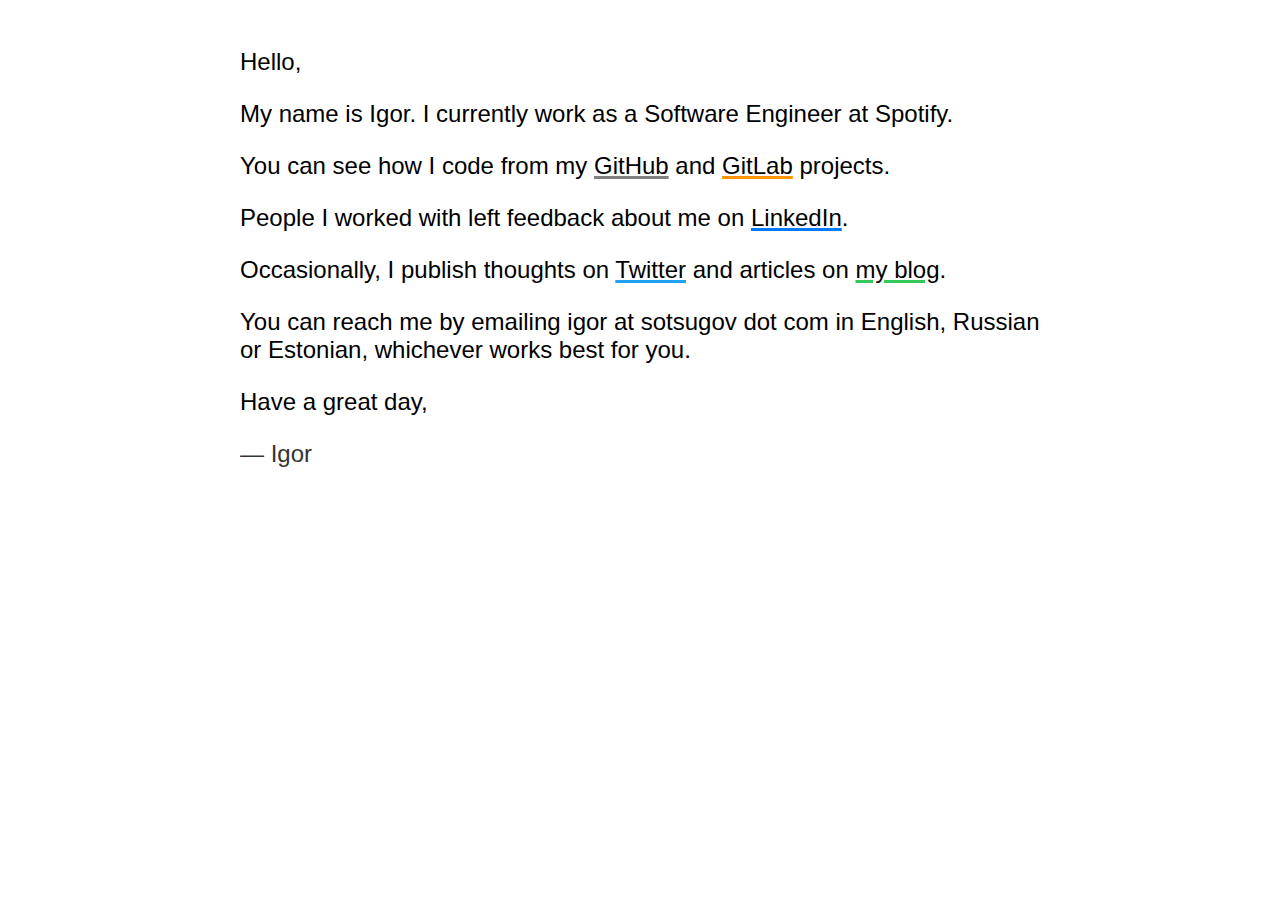
<file: index.html>
<!DOCTYPE html>
<html lang="en">

<head>
  <meta charset="UTF-8" />
  <meta http-equiv="X-UA-Compatible" content="IE=edge" />
  <meta name="viewport" content="width=device-width, initial-scale=1.0" />
  <title>@sotsugov</title>
  <style>
    body {
      font-family: -apple-system,
        BlinkMacSystemFont, 'Segoe UI', Roboto,
        Oxygen, Ubuntu, Cantarell, 'Open Sans',
        'Helvetica Neue', sans-serif;
      width: 80%;
      max-width: 800px;
      margin: 3em auto;
    }

    p {
      font-weight: 500;
      font-size: x-large;
    }

    a {
      color: inherit;
      font-weight: 500;
      text-decoration-thickness: 3px;
      transition: opacity 250ms;
    }

    a:hover {
      opacity: 0.7;
    }

    a.red {
      text-decoration-color: rgb(255, 59, 48);
    }

    a.green {
      text-decoration-color: rgb(52, 199, 89);
    }

    a.blue {
      text-decoration-color: rgb(0, 122, 255);
    }

    a.gray {
      text-decoration-color: gray;
    }

    a.orange {
      text-decoration-color: rgb(255, 149, 0);
    }

    a.twitter-blue {
      text-decoration-color: rgb(29, 161, 242);
    }

    .name {
      opacity: 0.8;
      font-weight: normal;
    }

    @media (prefers-color-scheme: dark) {
      body {
        background-color: rgb(17, 17, 17);
      }

      p {
        color: rgb(255, 254, 252);
      }

      a.red {
        text-decoration-color: rgb(255, 69, 58);
      }

      a.green {
        text-decoration-color: rgb(48, 209, 88);
      }

      a.blue {
        text-decoration-color: rgb(21, 101, 192);
      }

      a.gray {
        text-decoration-color: rgb(149, 157, 165);
      }

      a.orange {
        text-decoration-color: rgb(250, 112, 53);
      }

      a.twitter-blue {
        text-decoration-color: rgb(29, 161, 242);
      }
    }
  </style>
</head>

<body>
  <p>Hello,</p>

  <p>
    My name is Igor. I currently work as a Software Engineer at Spotify.
  </p>

  <p>
    You can see how I code from my
    <a class="gray" target="_blank" rel="noopener" href="https://github.com/sotsugov">GitHub</a> and
    <a class="orange" target="_blank" rel="noopener" href="https://gitlab.com/sotsugov">GitLab</a>
    projects.
  </p>

  <p>
    People I worked with left feedback about me on
    <a class="blue" target="_blank" rel="noopener" href="https://linkedin.com/in/sotsugov">LinkedIn</a>.
  </p>

  <p>
    Occasionally, I publish thoughts on
    <a class="twitter-blue" target="_blank" rel="noopener" href="https://twitter.com/sotsugov"> Twitter</a>
    and articles on
    <a class="green" target="_blank" rel="noopener" href="https://sotsugov.com/blog">my blog</a>.
  </p>

  <p>
    You can reach me by emailing igor at sotsugov dot com in English, Russian or Estonian, whichever works best for you.
  </p>

  <p>Have a great day,</p>

  <p class="name">— Igor</p>
</body>

</html>
</file>
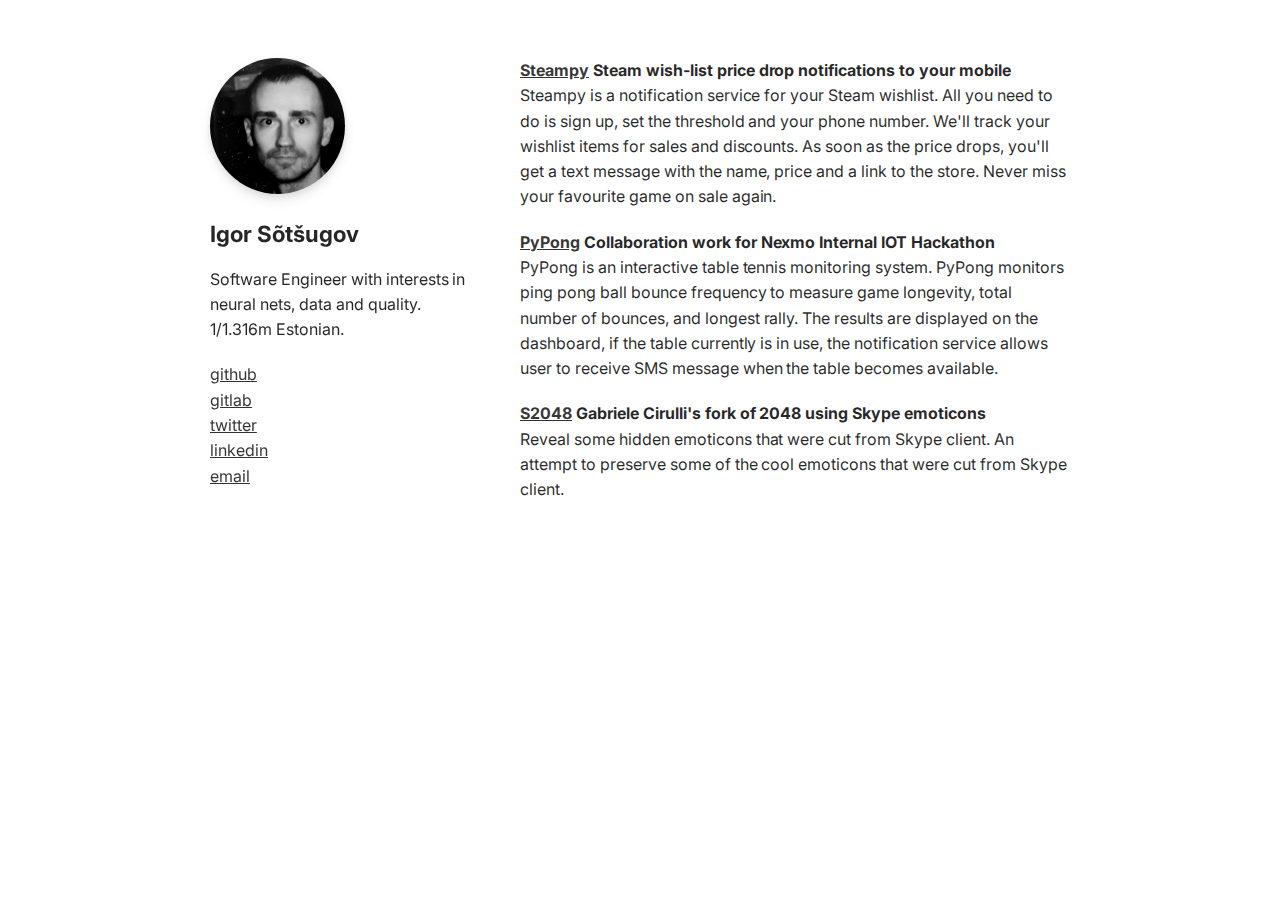
<file: index-old.html>
<!doctype html>
<html>
  <head>
    <meta charset="utf-8">
    <meta http-equiv="X-UA-Compatible" content="chrome=1">
    <meta name="viewport" content="width=device-width, initial-scale=1, user-scalable=no">
    <meta name="description" content="I learn things">
    <meta name="author" content="Igor Sotsugov">
    <title>Igor Sotsugov</title>
    <link rel="stylesheet" href="./stylesheets/styles.css">
    <link rel="shortcut icon" href="./assets/favico.png?">
    <link rel="canonical" href="https://sotsugov.com">
    <!--[if lt IE 9]>
    <script src="//html5shiv.googlecode.com/svn/trunk/html5.js"></script>
    <![endif]-->
    <script type="text/javascript">
      (function(e,t){var n=e.amplitude||{_q:[],_iq:{}};var r=t.createElement("script")
      ;r.type="text/javascript";r.async=true
      ;r.src="https://cdn.amplitude.com/libs/amplitude-3.8.0-min.gz.js"
      ;r.onload=function(){if(e.amplitude.runQueuedFunctions){
      e.amplitude.runQueuedFunctions()}else{
      console.log("[Amplitude] Error: could not load SDK")}}
      ;var i=t.getElementsByTagName("script")[0];i.parentNode.insertBefore(r,i)
      ;function s(e,t){e.prototype[t]=function(){
      this._q.push([t].concat(Array.prototype.slice.call(arguments,0)));return this}}
      var o=function(){this._q=[];return this}
      ;var a=["add","append","clearAll","prepend","set","setOnce","unset"]
      ;for(var u=0;u<a.length;u++){s(o,a[u])}n.Identify=o;var c=function(){this._q=[]
      ;return this}
      ;var l=["setProductId","setQuantity","setPrice","setRevenueType","setEventProperties"]
      ;for(var p=0;p<l.length;p++){s(c,l[p])}n.Revenue=c
      ;var d=["init","logEvent","logRevenue","setUserId","setUserProperties","setOptOut","setVersionName","setDomain","setDeviceId","setGlobalUserProperties","identify","clearUserProperties","setGroup","logRevenueV2","regenerateDeviceId","logEventWithTimestamp","logEventWithGroups","setSessionId"]
      ;function v(e){function t(t){e[t]=function(){
      e._q.push([t].concat(Array.prototype.slice.call(arguments,0)))}}
      for(var n=0;n<d.length;n++){t(d[n])}}v(n);n.getInstance=function(e){
      e=(!e||e.length===0?"$default_instance":e).toLowerCase()
      ;if(!n._iq.hasOwnProperty(e)){n._iq[e]={_q:[]};v(n._iq[e])}return n._iq[e]}
      ;e.amplitude=n})(window,document);

      amplitude.getInstance().init("6218191b8a5882f028429c3a6a8666b8");
    </script>
  </head>
  <body>
    <div class="wrapper">
      <header>
        <img class="avatar" src="assets/jun-2020.jpg" alt="Igor">
        <h3>Igor Sõtšugov</h3>
        <p class="bio">Software Engineer with interests in neural nets, data and quality. 1/1.316m Estonian.</p>
        <p>
          <a href="https://github.com/sotsugov">github</a><br/>
          <a href="https://gitlab.com/sotsugov">gitlab</a><br/>
          <a href="https://twitter.com/sotsugov">twitter</a><br/>
          <a href="https://www.linkedin.com/in/sotsugov/">linkedin</a><br/>
          <a href="mailto:sotsugov@gmail.com">email</a><br/>
        </p>
      </header>
      <section>
        <h6><a href="https://steampy.xyz/">Steampy</a> Steam wish-list price drop notifications to your mobile</h6>
        <p>Steampy is a notification service for your Steam wishlist. All you need to do is sign up, set the threshold and your phone number. We'll track your wishlist items for sales and discounts. As soon as the price drops, you'll get a text message with the name, price and a link to the store. Never miss your favourite game on sale again.</p>
        <h6><a href="https://github.com/sotsugov/pypong">PyPong</a> Collaboration work for Nexmo Internal IOT Hackathon</h6>
        <p>PyPong is an interactive table tennis monitoring system. PyPong monitors ping pong ball bounce frequency to measure game longevity, total number of bounces, and longest rally. The results are displayed on the dashboard, if the table currently is in use, the notification service allows user to receive SMS message when the table becomes available.</p>
        <h6><a href="https://sotsugov.github.io/S2048/">S2048</a> Gabriele Cirulli's fork of 2048 using Skype emoticons</h6>
        <p>Reveal some hidden emoticons that were cut from Skype client. An attempt to preserve some of the cool emoticons that were cut from Skype client.</p>
<!--         <h6><a href="https://2079.gitlab.io/2079/">Project 2079</a> Sci-Fi Roleplaying World based on GURPS</h6>
        <p></p>
 -->
      </section>
  </div>
</body>
</html>
</file>
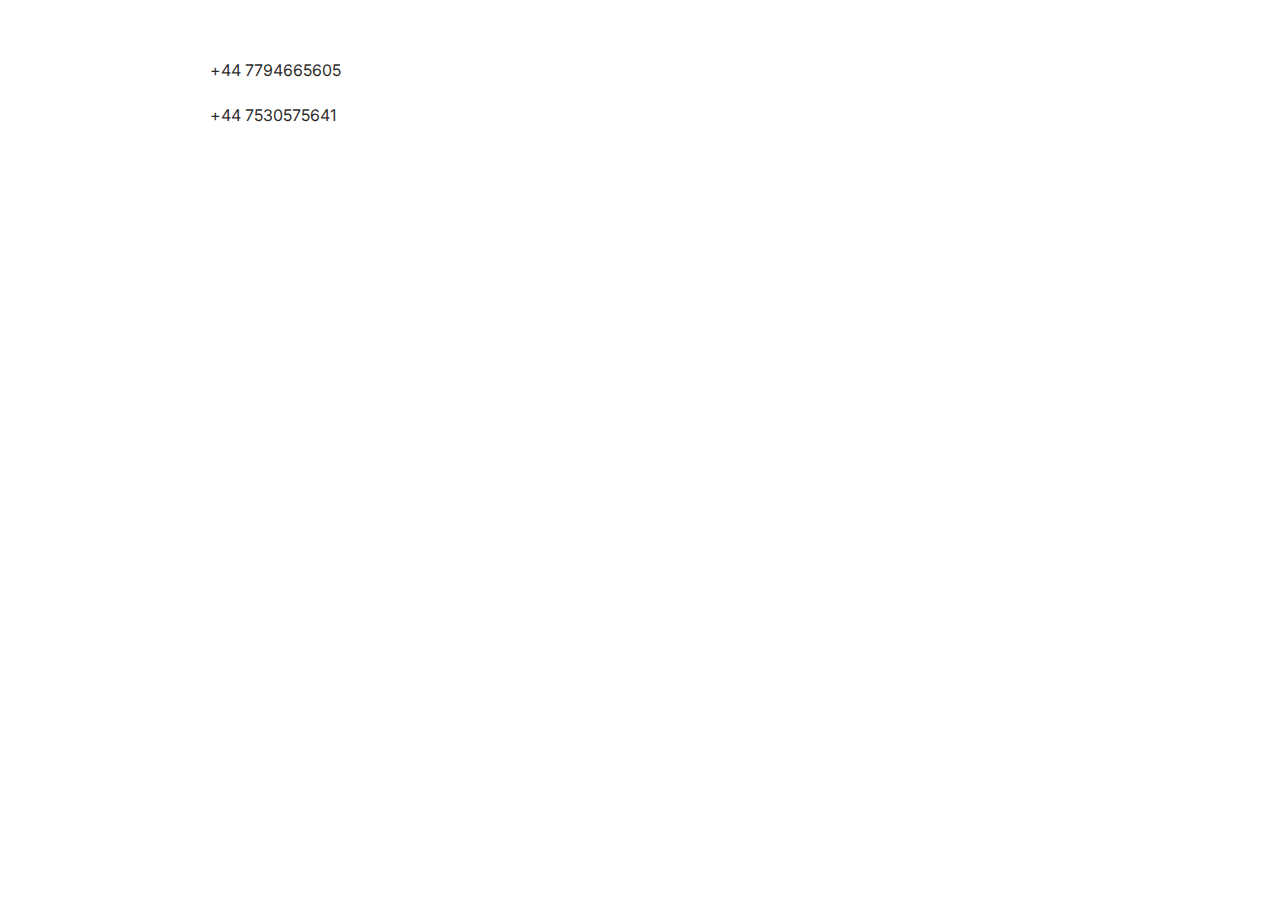
<file: sos.html>
<!doctype html>
<html>
  <head>
    <title>Igor Sotsugov</title>
    <link rel="stylesheet" href="./stylesheets/styles.css">
    <link rel="shortcut icon" href="./assets/favico.png?">
    <link rel="canonical" href="https://sotsugov.com">

    </script>
  </head>
  <body>
    <div class="wrapper">
      <p>+44 7794665605</p>
      <p>+44 7530575641</p>
    </div>
</body>
</html>
</file>
<file: stylesheets/styles.css>
@import url('https://fonts.googleapis.com/css2?family=Inter:wght@400;500;700&display=swap');
html {
}

header {
  width: 270px;
  float: left;
  position: fixed
}

.avatar {
  -moz-force-broken-image-icon: 1;
  border-radius: 50%;
  height: 50%;
  width: 50%;
  left: 0;
  top: 0;
  border-radius: 50%;
  box-shadow: 0 6px 12px rgba(50, 50, 93, .1), 0 3px 6px rgba(0, 0, 0, .08);
  margin-right: 20px
}

body {
  padding: 50px;
  font-family: Inter,-apple-system,BlinkMacSystemFont,Segoe UI,Helvetica,Arial,sans-serif,Apple Color Emoji,Segoe UI Emoji,Segoe UI Symbol;
  letter-spacing: -.001em;
  font-size: 1rem;
  font-weight: 400;
  font-style: normal;
  line-height: 1.58rem;
  color: rgba(0, 0, 0, .85);
  -webkit-text-size-adjust: 100%;
  -webkit-font-smoothing: antialiased;
  -moz-osx-font-smoothing: grayscale;
  -moz-font-feature-settings: "liga" on;
  text-rendering: optimizeLegibility;
  font-feature-settings: "pnum";
  font-variant-numeric: proportional-nums;
}

h1, h2, h3 {
  margin: 20px 0 20px;
  font-weight: 700;
  font-size: 1.4rem
}

h4, h5, h6 {
  margin: 0 0 0px;
  font-weight: 700;
  font-size: 1rem;
}

p, ul, ol, table, pre, dl {
  margin: 0 0 20px;
  list-style: none
}

a {
  color: rgba(0, 0, 0, .8)
}

a small {
  color: rgba(0, 0, 0, .8);
  margin-top: -0.6em;
  display: block
}

.wrapper {
  width: 860px;
  margin: 0 auto
}

blockquote {
  border-left: 1px solid rgba(0, 0, 0, .8);
  margin: 0;
  padding: 0 0 0 20px;
  font-style: italic
}

pre {
  padding: 8px 15px;
  background: #f8f8f8;
  border-radius: 5px;
  border: 1px solid rgba(0, 0, 0, .8);
  overflow-x: auto
}

table {
  width: 100%;
  border-collapse: collapse
}

th, td {
  text-align: left;
  padding: 5px 10px;
  border-bottom: 1px solid rgba(0, 0, 0, .8)
}

dt {
  color: #444;
  font-weight: 500
}

th {
  color: #444
}

img {
  max-width: 100%
}

section {
  width: 550px;
  float: right;
  padding-bottom: 50px
}

small {
  font-size: 11px
}

hr {
  border: 0;
  background: rgba(0, 0, 0, .8);
  height: 1px;
  margin: 0 0 20px
}

footer {
  width: 270px;
  float: left;
  position: fixed;
  bottom: 50px;
  color: rgba(0, 0, 0, .4);
  font-size: 13px
}

@media print, screen and (max-width:960px) {
  div.wrapper {
    width: auto;
    margin: 0
  }

  header, section, footer {
    float: none;
    position: static;
    width: auto
  }

  header {
    padding-right: 320px
  }

  section {
    border: 1px solid rgba(0, 0, 0, .1);
    border-width: 1px 0;
    padding: 20px 0;
    margin: 0 0 20px
  }

  header a small {
    display: inline
  }

  header ul {
    position: absolute;
    right: 50px;
    top: 52px
  }

}

@media print, screen and (max-width:720px) {
  body {
    word-wrap: break-word
  }

  header {
    padding: 0
  }

  header ul, header p.view {
    position: static
  }

  pre, code {
    word-wrap: normal
  }

}

@media print, screen and (max-width:480px) {
  body {
    padding: 15px
  }

  header ul {
    display: none
  }

}

@media print {
  body {
    padding: 0.4in;
    font-size: 12pt;
    color: rgba(0, 0, 0, .8)
  }

}
</file>
